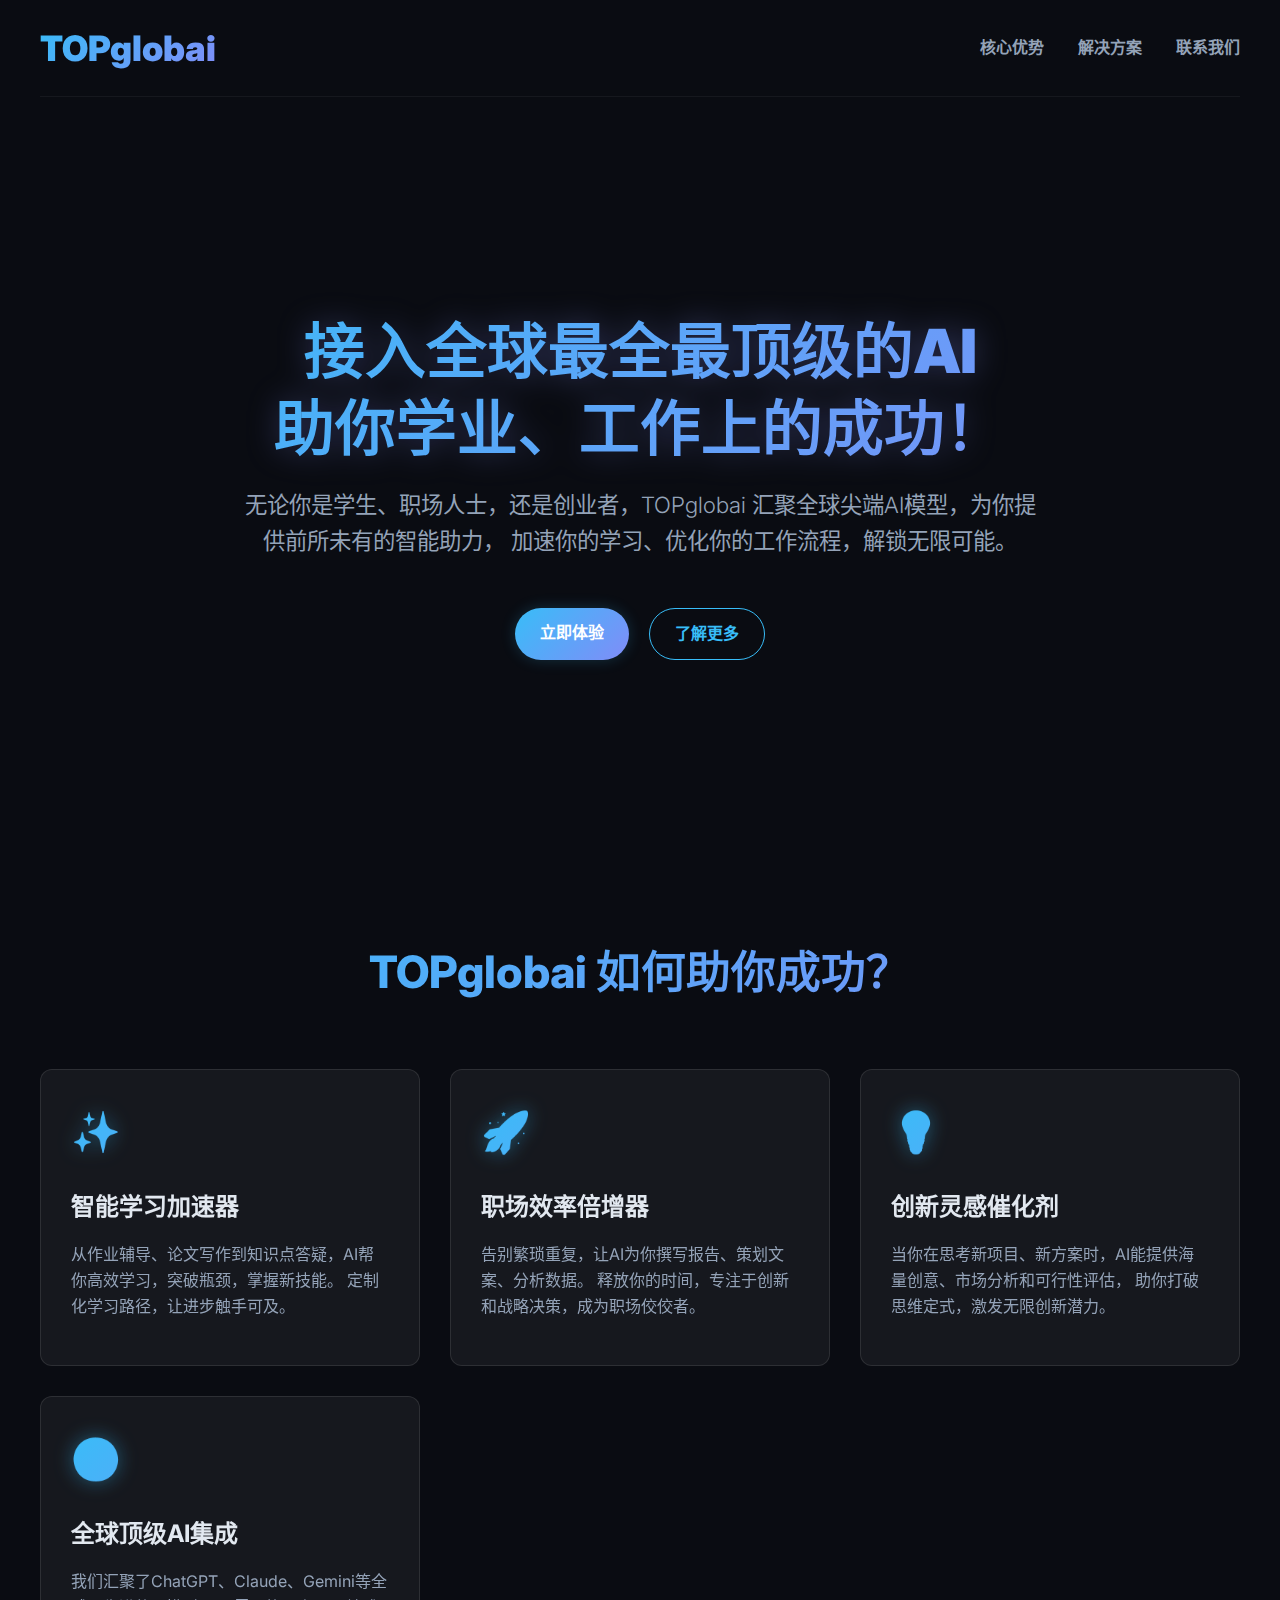
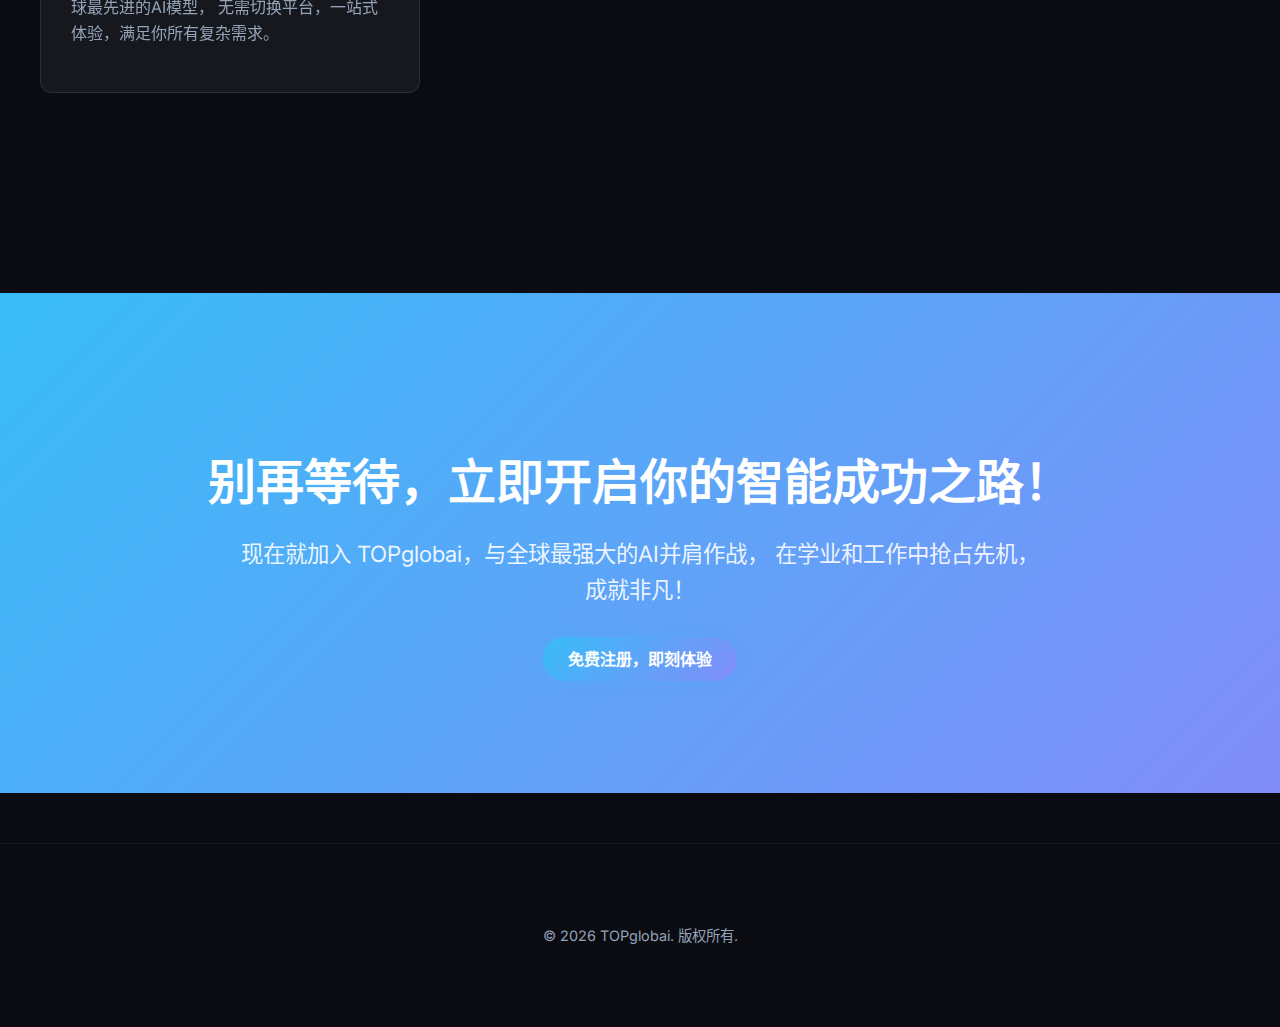
<file: okname/about1.html>
<!DOCTYPE html>
<html lang="zh-CN">
<head>
    <meta charset="UTF-8">
    <meta name="viewport" content="width=device-width, initial-scale=1.0">
    <title>TOPglobai - 助你学业工作成功</title>
    <link href="https://fonts.googleapis.com/css2?family=Inter:wght@300;400;600;700;900&display=swap" rel="stylesheet">
    <style>
        :root {
            --bg-dark: #0a0c12; /* 更深的背景 */
            --accent-blue: #38bdf8;
            --accent-purple: #818cf8;
            --text-light: #e2e8f0;
            --text-muted: #94a3b8;
            --card-bg: rgba(255, 255, 255, 0.05);
            --border-glow: rgba(56, 189, 248, 0.3);
            --gradient-text: linear-gradient(135deg, var(--accent-blue), var(--accent-purple));
        }

        body, html {
            margin: 0;
            padding: 0;
            font-family: 'Inter', -apple-system, sans-serif;
            background-color: var(--bg-dark);
            color: var(--text-light);
            line-height: 1.6;
            overflow-x: hidden;
        }

        .container {
            max-width: 1200px;
            margin: 0 auto;
            padding: 40px 20px;
        }

        /* 顶部导航栏 */
        .header {
            display: flex;
            justify-content: space-between;
            align-items: center;
            padding: 20px 0;
            border-bottom: 1px solid rgba(255, 255, 255, 0.05);
            margin-bottom: 60px;
        }

        .logo {
            font-size: 2.2rem;
            font-weight: 900;
            background: var(--gradient-text);
            -webkit-background-clip: text;
            -webkit-text-fill-color: transparent;
        }

        .nav-links a {
            color: var(--text-muted);
            text-decoration: none;
            margin-left: 30px;
            font-weight: 600;
            transition: color 0.3s;
        }

        .nav-links a:hover {
            color: var(--accent-blue);
        }

        .btn-primary {
            background: var(--gradient-text);
            color: white;
            padding: 12px 25px;
            border-radius: 30px;
            text-decoration: none;
            font-weight: 600;
            transition: transform 0.2s, box-shadow 0.3s;
            box-shadow: 0 0 15px rgba(56, 189, 248, 0.2);
        }

        .btn-primary:hover {
            transform: translateY(-2px);
            box-shadow: 0 0 25px rgba(56, 189, 248, 0.4);
        }

        /* 英雄部分 */
        .hero-section {
            text-align: center;
            padding: 80px 0;
            position: relative;
            overflow: hidden;
        }

        .hero-section h1 {
            font-size: 3.8rem;
            font-weight: 900;
            line-height: 1.1;
            margin-bottom: 25px;
            background: var(--gradient-text);
            -webkit-background-clip: text;
            -webkit-text-fill-color: transparent;
            filter: drop-shadow(0 0 15px rgba(129, 140, 248, 0.3));
        }

        .hero-section p {
            font-size: 1.4rem;
            color: var(--text-muted);
            max-width: 800px;
            margin: 0 auto 40px;
            font-weight: 300;
        }

        .hero-cta {
            margin-top: 50px;
            display: flex;
            gap: 20px;
            justify-content: center;
        }

        .btn-secondary {
            background: transparent;
            border: 1px solid var(--accent-blue);
            color: var(--accent-blue);
            padding: 12px 25px;
            border-radius: 30px;
            text-decoration: none;
            font-weight: 600;
            transition: background 0.3s, color 0.3s;
        }

        .btn-secondary:hover {
            background: var(--accent-blue);
            color: white;
        }

        /* 特性部分 */
        .features-section {
            padding: 80px 0;
            text-align: center;
        }

        .features-section h2 {
            font-size: 2.8rem;
            font-weight: 800;
            margin-bottom: 60px;
            background: var(--gradient-text);
            -webkit-background-clip: text;
            -webkit-text-fill-color: transparent;
        }

        .feature-grid {
            display: grid;
            grid-template-columns: repeat(auto-fit, minmax(300px, 1fr));
            gap: 30px;
        }

        .feature-card {
            background: var(--card-bg);
            border: 1px solid rgba(255, 255, 255, 0.1);
            border-radius: 12px;
            padding: 30px;
            text-align: left;
            transition: transform 0.3s, box-shadow 0.3s;
            backdrop-filter: blur(5px);
            position: relative;
            overflow: hidden;
        }

        .feature-card::before {
            content: '';
            position: absolute;
            top: 0;
            left: 0;
            width: 100%;
            height: 5px;
            background: var(--gradient-text);
            opacity: 0;
            transition: opacity 0.3s;
        }
        .feature-card:hover::before {
            opacity: 1;
        }

        .feature-card:hover {
            transform: translateY(-8px);
            box-shadow: 0 20px 40px rgba(0, 0, 0, 0.3), 0 0 30px var(--border-glow);
        }

        .feature-card .icon {
            font-size: 2.5rem;
            color: var(--accent-blue);
            margin-bottom: 20px;
            background: var(--gradient-text);
            -webkit-background-clip: text;
            -webkit-text-fill-color: transparent;
            filter: drop-shadow(0 0 10px rgba(56, 189, 248, 0.4));
        }

        .feature-card h3 {
            font-size: 1.5rem;
            font-weight: 700;
            margin-bottom: 15px;
            color: var(--text-light);
        }

        .feature-card p {
            font-size: 1rem;
            color: var(--text-muted);
        }

        /* CTA 部分 */
        .cta-section {
            background: linear-gradient(135deg, var(--accent-blue), var(--accent-purple));
            padding: 80px 20px;
            text-align: center;
            margin-top: 80px;
        }

        .cta-section h2 {
            font-size: 3rem;
            color: white;
            margin-bottom: 25px;
            font-weight: 900;
            line-height: 1.2;
        }

        .cta-section p {
            font-size: 1.4rem;
            color: rgba(255, 255, 255, 0.9);
            max-width: 800px;
            margin: 0 auto 40px;
        }

        /* 底部 */
        .footer {
            text-align: center;
            padding: 40px 0;
            color: var(--text-muted);
            font-size: 0.9rem;
            border-top: 1px solid rgba(255, 255, 255, 0.05);
            margin-top: 50px;
        }

        /* 背景动画 - 光点 */
        .bg-dots {
            position: absolute;
            width: 100%;
            height: 100%;
            top: 0;
            left: 0;
            background-image: radial-gradient(var(--accent-blue) 1px, transparent 1px);
            background-size: 30px 30px;
            opacity: 0.05;
            z-index: -1;
            animation: move-dots 60s linear infinite;
        }

        @keyframes move-dots {
            from {
                background-position: 0 0;
            }
            to {
                background-position: 3000px 3000px;
            }
        }
    </style>
</head>
<body>

    <div class="bg-dots"></div>

    <header class="header container">
        <div class="logo">TOPglobai</div>
        <nav class="nav-links">
            <a href="#features">核心优势</a>
            <a href="#solutions">解决方案</a>
            <a href="#contact">联系我们</a>
        </nav>
    </header>

    <main>
        <section class="hero-section">
            <div class="container">
                <h1>
                    接入全球最全最顶级的AI<br>
                    <span style="display: inline-block; margin-top: 10px;">助你学业、工作上的成功！</span>
                </h1>
                <p>
                    无论你是学生、职场人士，还是创业者，TOPglobai 汇聚全球尖端AI模型，为你提供前所未有的智能助力，
                    加速你的学习、优化你的工作流程，解锁无限可能。
                </p>
                <div class="hero-cta">
                    <a href="#cta" class="btn-primary">立即体验</a>
                    <a href="#features" class="btn-secondary">了解更多</a>
                </div>
            </div>
        </section>
        
        <section id="features" class="features-section">
            <div class="container">
                <h2>TOPglobai 如何助你成功？</h2>
                <div class="feature-grid">
                    <div class="feature-card">
                        <div class="icon">✨</div>
                        <h3>智能学习加速器</h3>
                        <p>
                            从作业辅导、论文写作到知识点答疑，AI帮你高效学习，突破瓶颈，掌握新技能。
                            定制化学习路径，让进步触手可及。
                        </p>
                    </div>
                    <div class="feature-card">
                        <div class="icon">🚀</div>
                        <h3>职场效率倍增器</h3>
                        <p>
                            告别繁琐重复，让AI为你撰写报告、策划文案、分析数据。
                            释放你的时间，专注于创新和战略决策，成为职场佼佼者。
                        </p>
                    </div>
                    <div class="feature-card">
                        <div class="icon">💡</div>
                        <h3>创新灵感催化剂</h3>
                        <p>
                            当你在思考新项目、新方案时，AI能提供海量创意、市场分析和可行性评估，
                            助你打破思维定式，激发无限创新潜力。
                        </p>
                    </div>
                    <div class="feature-card">
                        <div class="icon">🌍</div>
                        <h3>全球顶级AI集成</h3>
                        <p>
                            我们汇聚了ChatGPT、Claude、Gemini等全球最先进的AI模型，
                            无需切换平台，一站式体验，满足你所有复杂需求。
                        </p>
                    </div>
                </div>
            </div>
        </section>

        <section id="cta" class="cta-section">
            <div class="container">
                <h2>别再等待，立即开启你的智能成功之路！</h2>
                <p>
                    现在就加入 TOPglobai，与全球最强大的AI并肩作战，
                    在学业和工作中抢占先机，成就非凡！
                </p>
                <a href="#" class="btn-primary">免费注册，即刻体验</a>
            </div>
        </section>
    </main>

    <footer class="footer">
        <div class="container">
            &copy; 2026 TOPglobai. 版权所有.
        </div>
    </footer>

</body>
</html>
</file>
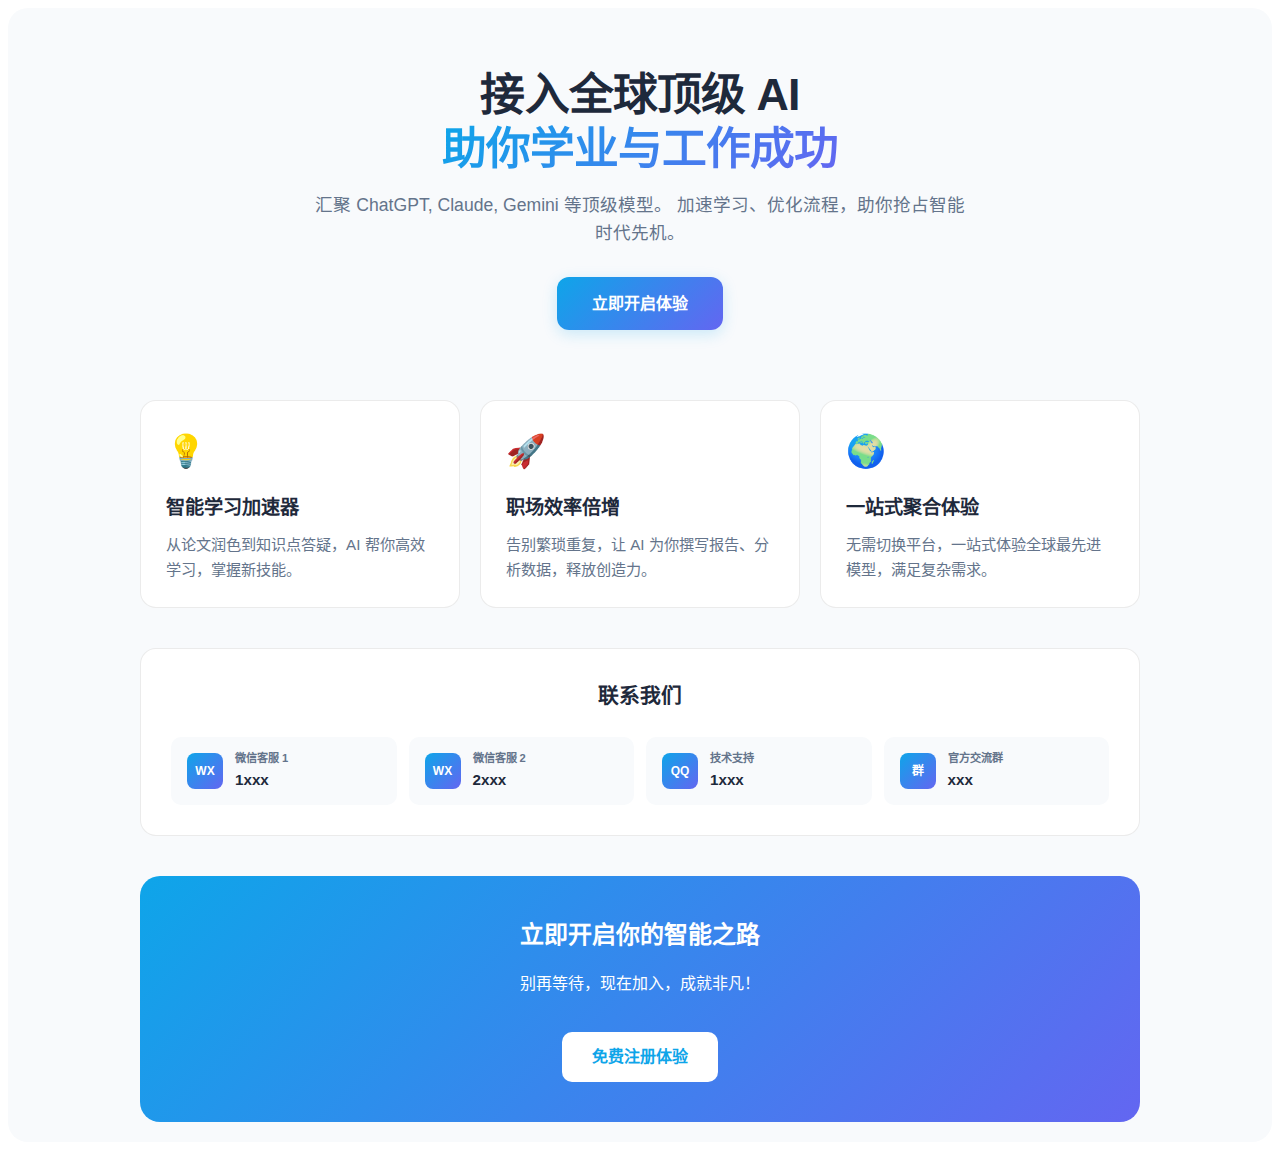
<file: okname/about2.html>
<!DOCTYPE html>
<html lang="zh-CN">
<head>
    <meta charset="UTF-8">
    <meta name="viewport" content="width=device-width, initial-scale=1.0">
    <style>
        /* 样式前缀 topglobai-wrapper 用于确保样式隔离 */
        .topglobai-wrapper {
            --bg-main: #f8fafc; 
            --accent-blue: #0ea5e9;
            --accent-purple: #6366f1;
            --text-main: #1e293b;
            --text-muted: #64748b;
            --card-bg: #ffffff;
            --border-color: rgba(0, 0, 0, 0.08);
            --gradient-text: linear-gradient(135deg, #0ea5e9, #6366f1);
            
            font-family: 'Inter', -apple-system, "Helvetica Neue", Arial, sans-serif;
            background-color: var(--bg-main);
            color: var(--text-main);
            line-height: 1.6;
            padding: 20px;
            border-radius: 20px;
        }

        .topglobai-wrapper .container {
            max-width: 1000px;
            margin: 0 auto;
        }

        /* --- 英雄部分 --- */
        .topglobai-wrapper .hero-section {
            text-align: center;
            padding: 40px 0 30px;
        }

        .topglobai-wrapper .hero-section h1 {
            font-size: clamp(1.8rem, 6vw, 2.8rem);
            font-weight: 900;
            line-height: 1.2;
            margin: 0 0 15px 0;
            letter-spacing: -0.02em;
        }

        .topglobai-wrapper .hero-section h1 span {
            background: var(--gradient-text);
            -webkit-background-clip: text;
            -webkit-text-fill-color: transparent;
        }

        .topglobai-wrapper .hero-p {
            font-size: clamp(1rem, 3.5vw, 1.1rem);
            color: var(--text-muted);
            max-width: 650px;
            margin: 0 auto 30px;
        }

        .topglobai-wrapper .btn-primary {
            background: var(--gradient-text);
            color: white;
            padding: 14px 35px;
            border-radius: 12px;
            text-decoration: none;
            font-weight: 700;
            display: inline-block;
            transition: transform 0.2s, box-shadow 0.2s;
            box-shadow: 0 4px 15px rgba(14, 165, 233, 0.2);
        }

        .topglobai-wrapper .btn-primary:hover {
            transform: translateY(-2px);
            box-shadow: 0 6px 20px rgba(14, 165, 233, 0.3);
        }

        /* --- 特性网格 --- */
        .topglobai-wrapper .feature-grid {
            display: grid;
            grid-template-columns: repeat(auto-fit, minmax(280px, 1fr));
            gap: 20px;
            margin: 40px 0;
        }

        .topglobai-wrapper .feature-card {
            background: var(--card-bg);
            border: 1px solid var(--border-color);
            border-radius: 16px;
            padding: 25px;
            transition: all 0.3s ease;
        }

        .topglobai-wrapper .feature-card:hover {
            border-color: var(--accent-blue);
            box-shadow: 0 10px 20px rgba(0,0,0,0.04);
        }

        .topglobai-wrapper .icon {
            font-size: 2rem;
            margin-bottom: 15px;
            display: block;
        }

        .topglobai-wrapper .feature-card h3 {
            font-size: 1.2rem;
            margin: 0 0 10px 0;
            font-weight: 700;
        }

        .topglobai-wrapper .feature-card p {
            font-size: 0.95rem;
            color: var(--text-muted);
            margin: 0;
        }

        /* --- 联系我们板块 --- */
        .topglobai-wrapper .contact-section {
            margin-top: 30px;
            padding: 30px;
            background: #fff;
            border-radius: 16px;
            border: 1px solid var(--border-color);
        }

        .topglobai-wrapper .contact-title {
            font-size: 1.3rem;
            font-weight: 800;
            text-align: center;
            margin-bottom: 25px;
            color: var(--text-main);
        }

        .topglobai-wrapper .contact-grid {
            display: grid;
            grid-template-columns: repeat(auto-fit, minmax(200px, 1fr));
            gap: 12px;
        }

        .topglobai-wrapper .contact-item {
            display: flex;
            align-items: center;
            padding: 12px 15px;
            background: var(--bg-main);
            border-radius: 10px;
            border: 1px solid transparent;
        }

        .topglobai-wrapper .contact-icon {
            width: 36px;
            height: 36px;
            margin-right: 12px;
            display: flex;
            align-items: center;
            justify-content: center;
            background: var(--gradient-text);
            color: white;
            border-radius: 8px;
            font-size: 0.75rem;
            font-weight: 900;
            flex-shrink: 0;
        }

        .topglobai-wrapper .contact-info {
            display: flex;
            flex-direction: column;
        }

        .topglobai-wrapper .contact-label {
            font-size: 0.7rem;
            color: var(--text-muted);
            font-weight: 600;
        }

        .topglobai-wrapper .contact-value {
            font-size: 0.95rem;
            font-weight: 700;
            color: var(--text-main);
        }

        /* --- CTA 区域 --- */
        .topglobai-wrapper .cta-box {
            background: var(--gradient-text);
            padding: 40px 20px;
            border-radius: 20px;
            text-align: center;
            color: white;
            margin-top: 40px;
        }

        .topglobai-wrapper .cta-box h2 {
            margin: 0 0 10px 0;
            font-size: 1.5rem;
        }

        .topglobai-wrapper .btn-white {
            background: white;
            color: var(--accent-blue);
            padding: 12px 30px;
            border-radius: 10px;
            text-decoration: none;
            font-weight: 700;
            display: inline-block;
            margin-top: 20px;
        }

        /* --- 移动端优化 --- */
        @media (max-width: 600px) {
            .topglobai-wrapper { padding: 15px; }
            .topglobai-wrapper .contact-grid { grid-template-columns: 1fr; }
            .topglobai-wrapper .btn-primary { width: 100%; box-sizing: border-box; }
            .topglobai-wrapper .feature-grid { grid-template-columns: 1fr; }
        }
    </style>
</head>
<body>

<div class="topglobai-wrapper">
    <div class="container">
        
        <section class="hero-section">
            <h1>接入全球顶级 AI<br><span>助你学业与工作成功</span></h1>
            <p class="hero-p">
                汇聚 ChatGPT, Claude, Gemini 等顶级模型。
                加速学习、优化流程，助你抢占智能时代先机。
            </p>
            <a href="https://api.topglobai.com/login" target="_blank" class="btn-primary">立即开启体验</a>
        </section>

        <div class="feature-grid">
            <div class="feature-card">
                <span class="icon">💡</span>
                <h3>智能学习加速器</h3>
                <p>从论文润色到知识点答疑，AI 帮你高效学习，掌握新技能。</p>
            </div>
            <div class="feature-card">
                <span class="icon">🚀</span>
                <h3>职场效率倍增</h3>
                <p>告别繁琐重复，让 AI 为你撰写报告、分析数据，释放创造力。</p>
            </div>
            <div class="feature-card">
                <span class="icon">🌍</span>
                <h3>一站式聚合体验</h3>
                <p>无需切换平台，一站式体验全球最先进模型，满足复杂需求。</p>
            </div>
        </div>

        <section class="contact-section">
            <div class="contact-title">联系我们</div>
            <div class="contact-grid">
                <div class="contact-item">
                    <div class="contact-icon">WX</div>
                    <div class="contact-info">
                        <span class="contact-label">微信客服 1</span>
                        <span class="contact-value">1xxx</span>
                    </div>
                </div>
                <div class="contact-item">
                    <div class="contact-icon">WX</div>
                    <div class="contact-info">
                        <span class="contact-label">微信客服 2</span>
                        <span class="contact-value">2xxx</span>
                    </div>
                </div>
                <div class="contact-item">
                    <div class="contact-icon">QQ</div>
                    <div class="contact-info">
                        <span class="contact-label">技术支持</span>
                        <span class="contact-value">1xxx</span>
                    </div>
                </div>
                <div class="contact-item">
                    <div class="contact-icon">群</div>
                    <div class="contact-info">
                        <span class="contact-label">官方交流群</span>
                        <span class="contact-value">xxx</span>
                    </div>
                </div>
            </div>
        </section>

        <section class="cta-box">
            <h2>立即开启你的智能之路</h2>
            <p>别再等待，现在加入，成就非凡！</p>
            <a href="#" class="btn-white">免费注册体验</a>
        </section>

    </div>
</div>

</body>
</html>
</file>
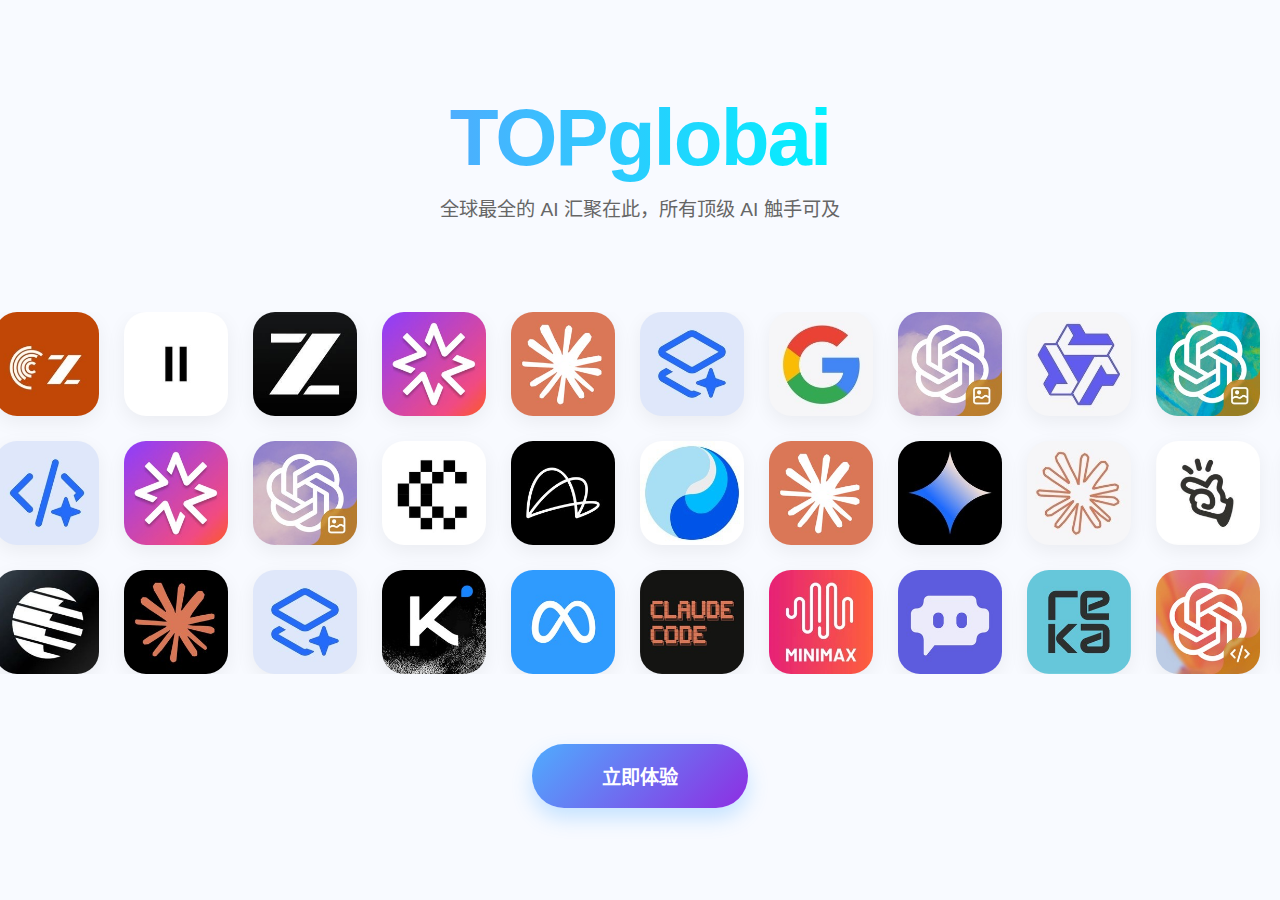
<file: okname/home.html>
<!DOCTYPE html>
<html lang="zh-CN">
<head>
    <meta charset="UTF-8">
    <meta name="viewport" content="width=device-width, initial-scale=1.0">
    <title>TOPglobai - 连接全球顶级AI</title>
    <style>
        :root {
            --primary-blue: #4facfe;
            --primary-purple: #8e2de2;
            --bg-color: #f8faff;
            /* 130% 后的尺寸: 80px * 1.3 = 104px */
            --logo-size: 104px; 
        }

        body, html {
            margin: 0;
            padding: 0;
            font-family: 'PingFang SC', 'Microsoft YaHei', sans-serif;
            background-color: var(--bg-color);
            overflow-x: hidden;
            display: flex;
            flex-direction: column;
            align-items: center;
            justify-content: center;
            min-height: 100vh;
        }

        .brand-container {
            text-align: center;
            margin-bottom: 40px;
        }

        .brand-name {
            font-size: 80px;
            font-weight: 900;
            background: linear-gradient(to right, #4facfe 0%, #00f2fe 100%);
            -webkit-background-clip: text;
            -webkit-text-fill-color: transparent;
            margin: 0;
            letter-spacing: -2px;
        }

        .brand-slogan {
            color: #666;
            font-size: 1.2rem;
            margin-top: 10px;
        }

        /* Logo 滚动墙 */
        .marquee-wrapper {
            width: 100%;
            overflow: hidden;
            display: flex;
            flex-direction: column;
            gap: 25px; /* 间距稍微加大一点更美观 */
            margin: 30px 0;
        }

        .marquee-row {
            display: flex;
            white-space: nowrap;
        }

        .marquee-content {
            display: flex;
            gap: 25px;
            padding-right: 25px;
        }

        .marquee-content img {
            width: var(--logo-size);
            height: var(--logo-size);
            border-radius: 22px; /* 随尺寸增加圆角 */
            box-shadow: 0 6px 20px rgba(0,0,0,0.06);
            background: #fff;
            object-fit: cover;
        }

        /* 动画逻辑 */
        @keyframes scrollLeft {
            0% { transform: translateX(0); }
            100% { transform: translateX(-50%); }
        }

        @keyframes scrollRight {
            0% { transform: translateX(-50%); }
            100% { transform: translateX(0); }
        }

        /* 第一行和第三行向左，速度慢 */
        .row-left .marquee-content {
            animation: scrollLeft 70s linear infinite;
        }

        /* 第二行向右，速度慢 */
        .row-right .marquee-content {
            animation: scrollRight 70s linear infinite;
        }

        /* 底部按钮 */
        .cta-container {
            margin-top: 40px;
        }

        .btn-primary {
            background: linear-gradient(135deg, #4facfe 0%, #8e2de2 100%);
            color: white;
            padding: 18px 70px;
            border-radius: 50px;
            text-decoration: none;
            font-size: 1.2rem;
            font-weight: bold;
            transition: all 0.3s ease;
            display: inline-block;
            box-shadow: 0 10px 20px rgba(79, 172, 254, 0.3);
        }

        .btn-primary:hover {
            transform: translateY(-3px) scale(1.02);
            box-shadow: 0 15px 30px rgba(79, 172, 254, 0.4);
        }
    </style>
</head>
<body>

    <div class="brand-container">
        <h1 class="brand-name">TOPglobai</h1>
        <p class="brand-slogan">全球最全的 AI 汇聚在此，所有顶级 AI 触手可及</p>
    </div>

    <div class="marquee-wrapper">
        <div class="marquee-row row-left" id="row1"></div>
        <div class="marquee-row row-right" id="row2"></div>
        <div class="marquee-row row-left" id="row3"></div>
    </div>

    <div class="cta-container">
        <a href="#" class="btn-primary">立即体验</a>
    </div>

    <script>
        // 初始化 1-35 的图片编号数组
        const logoNumbers = Array.from({length: 35}, (_, i) => i + 1);

        // 随机打乱数组的函数 (Fisher-Yates Shuffle)
        function shuffleArray(array) {
            const newArr = [...array];
            for (let i = newArr.length - 1; i > 0; i--) {
                const j = Math.floor(Math.random() * (i + 1));
                [newArr[i], newArr[j]] = [newArr[j], newArr[i]];
            }
            return newArr;
        }

        // 生成单行 HTML 代码
        function generateMarqueeHTML() {
            const shuffled = shuffleArray(logoNumbers);
            let contentHtml = '<div class="marquee-content">';
            
            shuffled.forEach(num => {
                const fileName = 'img-' + String(num).padStart(3, '0') + '.jpeg';
                contentHtml += `<img src="${fileName}" alt="AI Logo">`;
            });
            
            contentHtml += '</div>';
            // 返回两份以实现无缝滚动
            return contentHtml + contentHtml;
        }

        // 填充三行，每行顺序都不同
        document.getElementById('row1').innerHTML = generateMarqueeHTML();
        document.getElementById('row2').innerHTML = generateMarqueeHTML();
        document.getElementById('row3').innerHTML = generateMarqueeHTML();
    </script>
</body>
</html>
</file>
